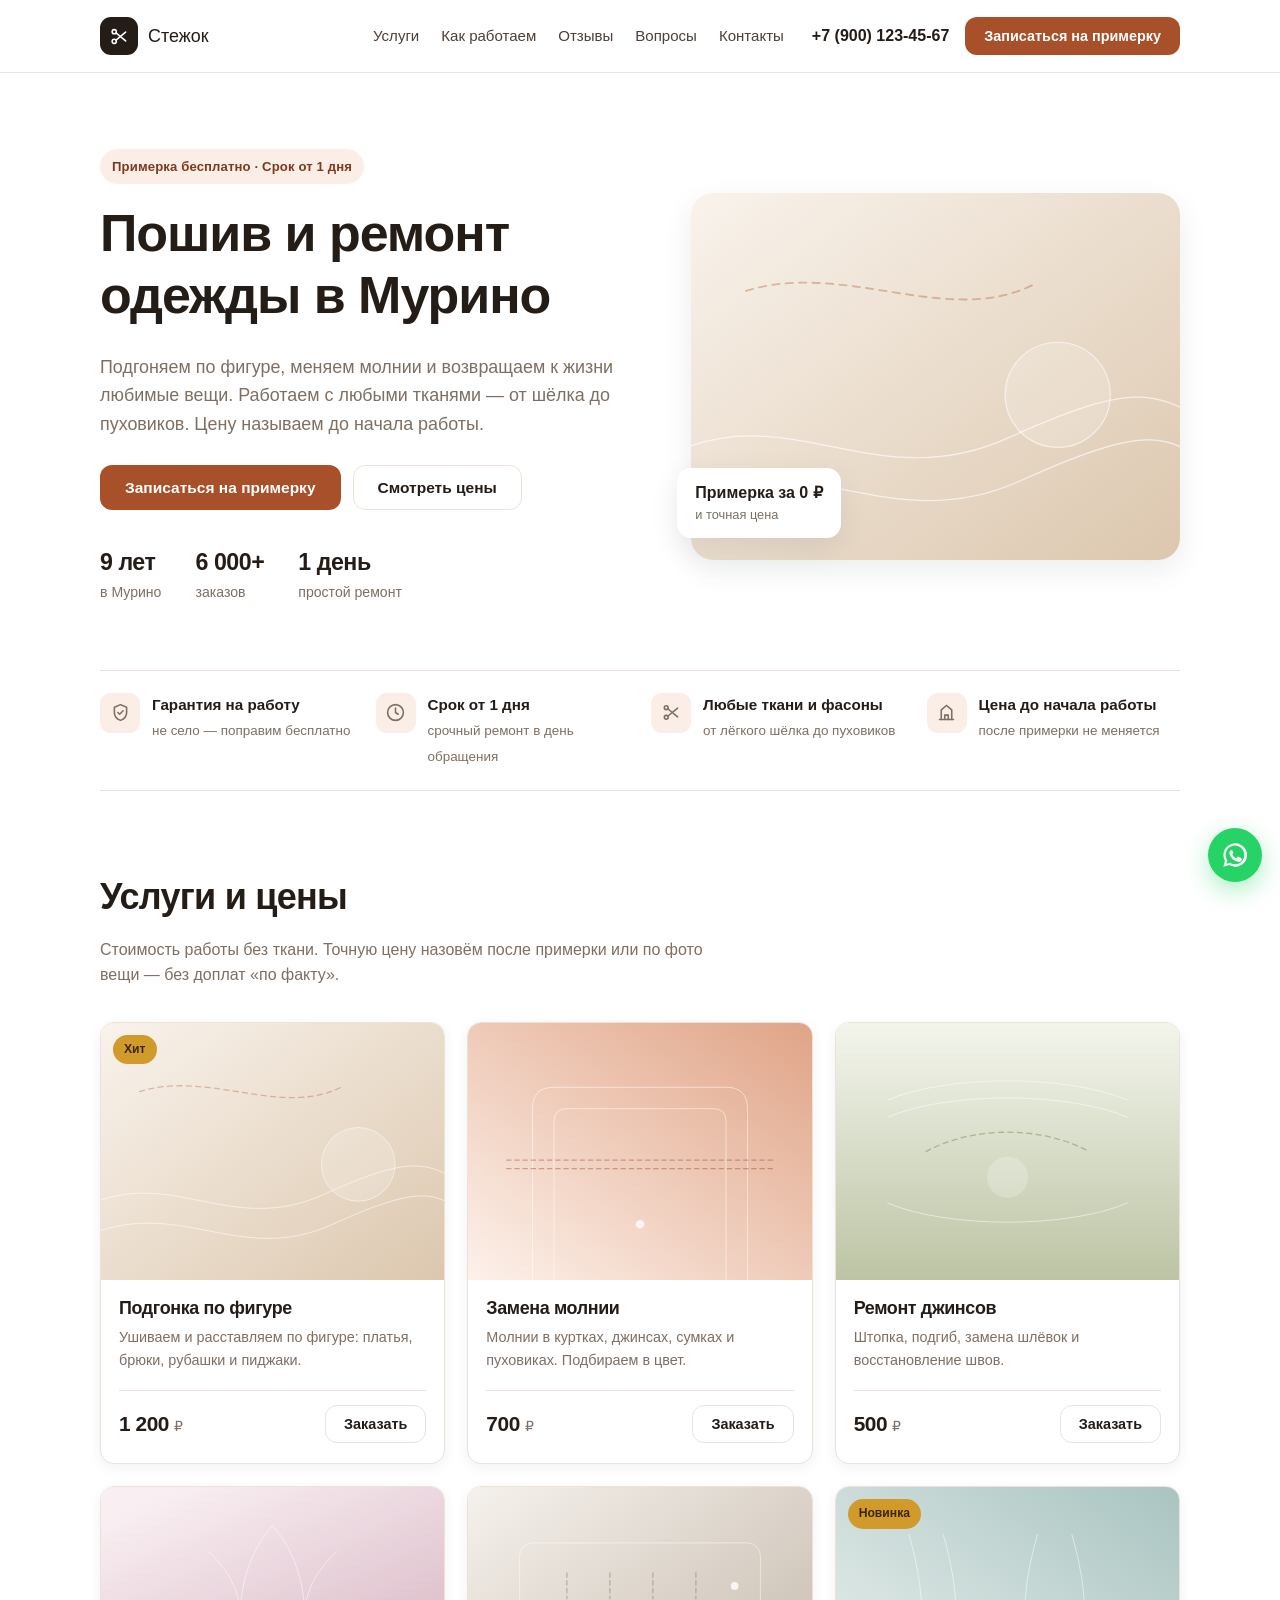
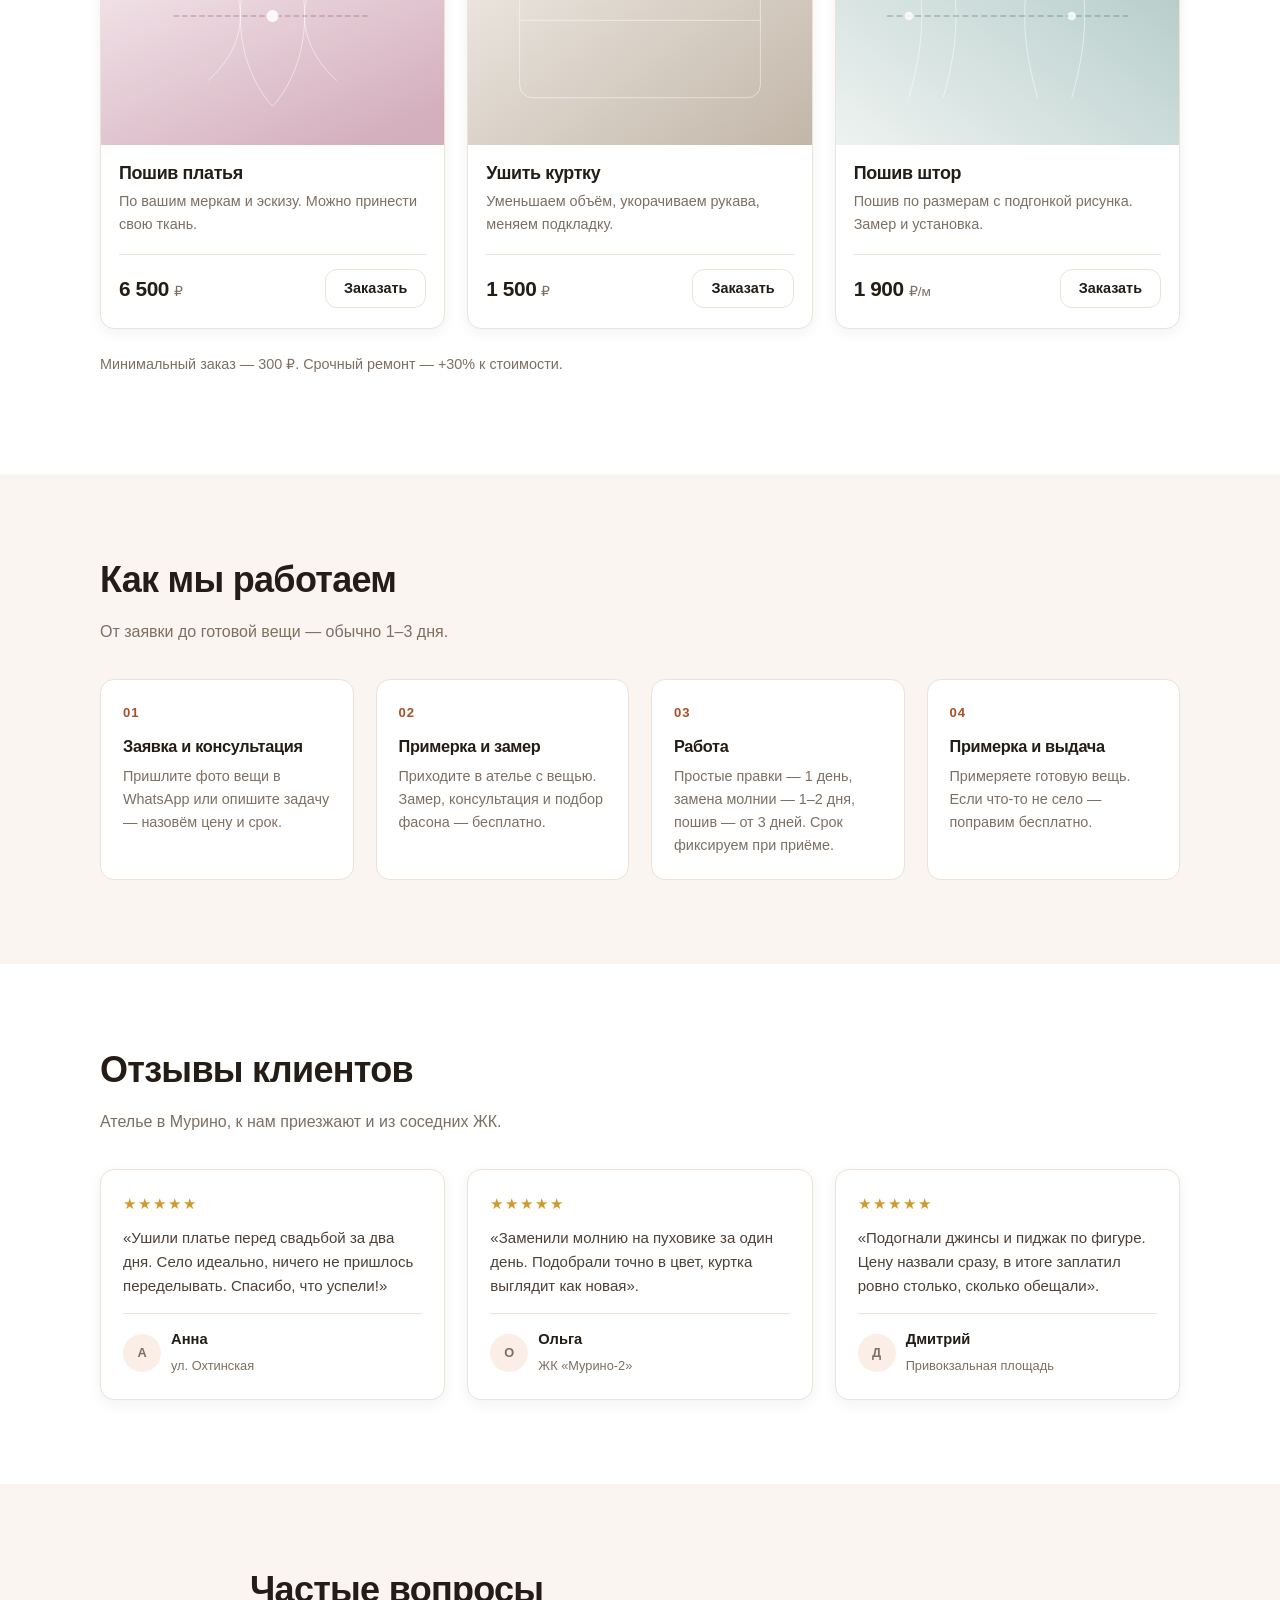
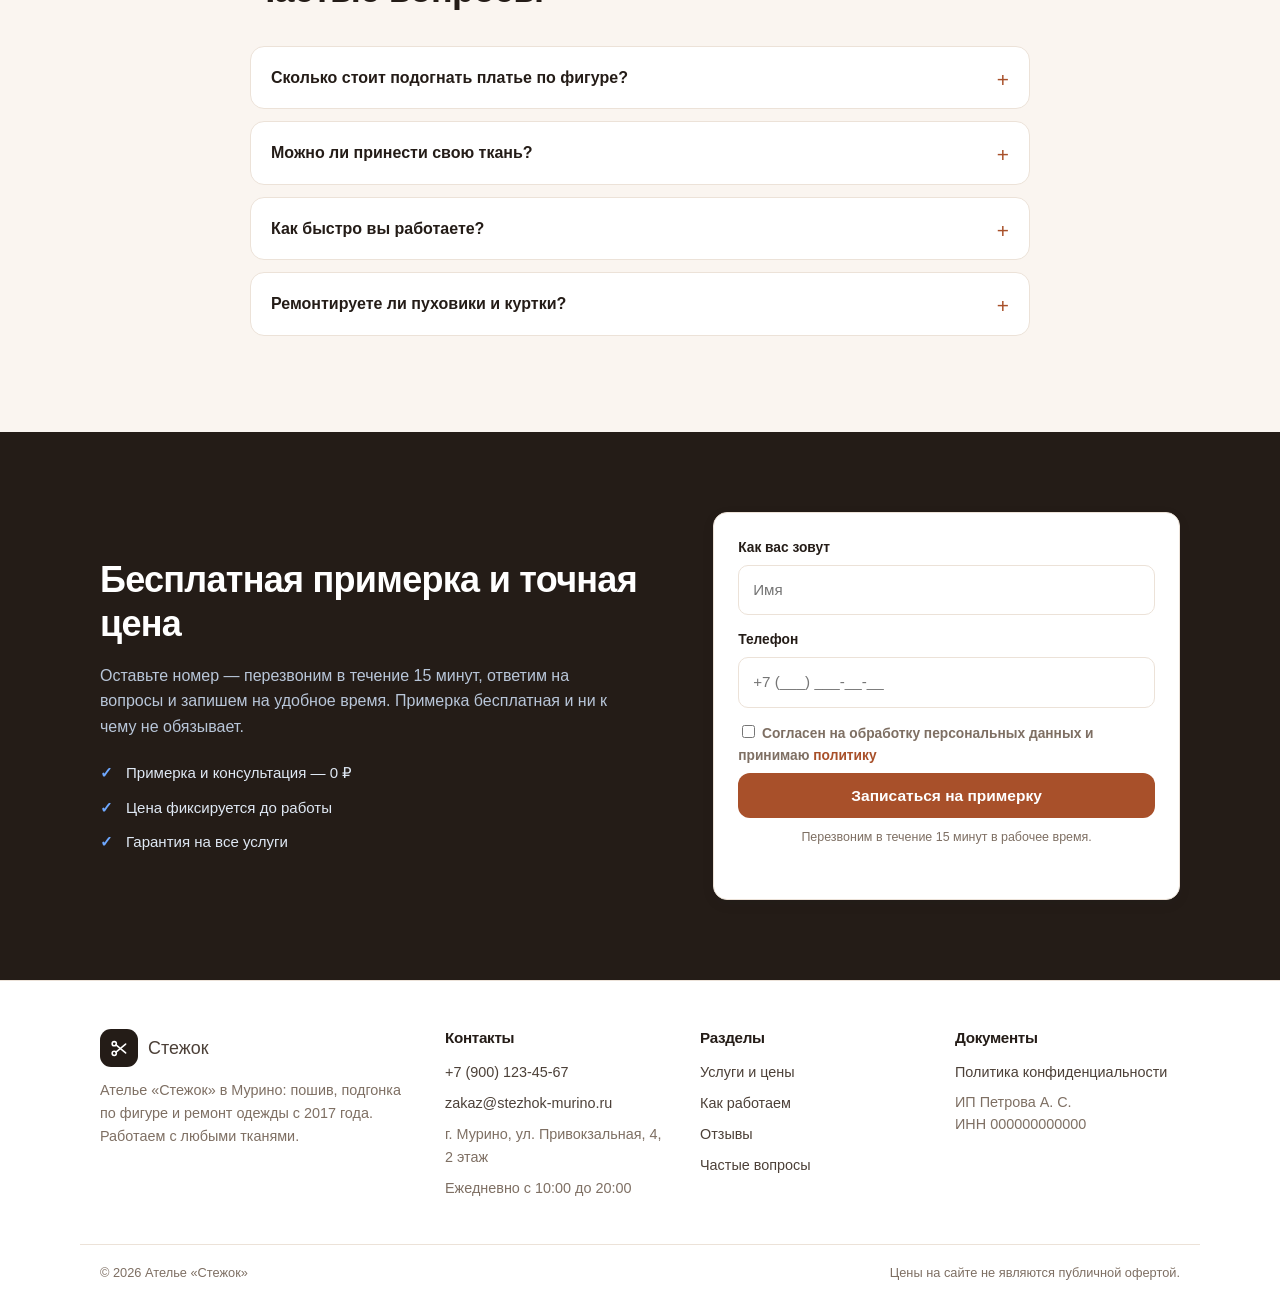
<file: index.html>
<!doctype html>
<html lang="ru">
<head>
  <meta charset="utf-8">
  <meta name="viewport" content="width=device-width, initial-scale=1">
  <title>Ателье в Мурино — пошив и ремонт одежды, подгонка по фигуре | Стежок</title>
  <meta name="description" content="Ателье «Стежок» в Мурино: подгонка одежды по фигуре, замена молний, ремонт джинсов и курток, пошив платьев и штор. Примерка бесплатно, срок от 1 дня.">
  <meta name="theme-color" content="#241c17">
  <link rel="canonical" href="https://stezhok-murino.ru/">

  <meta property="og:type" content="website">
  <meta property="og:locale" content="ru_RU">
  <meta property="og:site_name" content="Ателье «Стежок»">
  <meta property="og:title" content="Ателье в Мурино — пошив и ремонт одежды">
  <meta property="og:description" content="Подгонка по фигуре, замена молний, ремонт джинсов и курток. Примерка бесплатно, срок от 1 дня.">
  <meta property="og:url" content="https://stezhok-murino.ru/">
  <meta property="og:image" content="https://stezhok-murino.ru/assets/img/placeholder-1.svg">

  <link rel="icon" href="assets/img/favicon.svg" type="image/svg+xml">
  <link rel="stylesheet" href="assets/css/site.css">

  <script type="application/ld+json">
  {
    "@context": "https://schema.org",
    "@type": "ClothingStore",
    "name": "Ателье «Стежок»",
    "description": "Пошив, подгонка по фигуре и ремонт одежды в Мурино",
    "url": "https://stezhok-murino.ru/",
    "telephone": "+7-900-123-45-67",
    "priceRange": "от 300 ₽",
    "image": "https://stezhok-murino.ru/assets/img/placeholder-1.svg",
    "address": {
      "@type": "PostalAddress",
      "addressLocality": "Мурино",
      "addressRegion": "Ленинградская область",
      "streetAddress": "ул. Привокзальная, 4, 2 этаж",
      "addressCountry": "RU"
    },
    "openingHours": "Mo-Su 10:00-20:00",
    "areaServed": "Мурино и Всеволожский район"
  }
  </script>
</head>
<body id="top">
<a class="skip-link" href="#main">Перейти к содержанию</a>

<header class="header">
  <div class="wrap header__inner">
    <a class="logo" href="#top" aria-label="Ателье Стежок — на главную">
      <span class="logo__mark" aria-hidden="true">
        <svg viewBox="0 0 24 24" fill="none" stroke="currentColor" stroke-width="1.8" stroke-linecap="round"><circle cx="6" cy="6.5" r="2.4"/><circle cx="6" cy="17.5" r="2.4"/><path d="M8 7.8 19 17M8 16.2 19 7"/></svg>
      </span>
      <span class="logo__text">Стежок</span>
    </a>

    <nav class="nav" id="nav" aria-label="Основная навигация">
      <a href="#products">Услуги</a>
      <a href="#steps">Как работаем</a>
      <a href="#reviews">Отзывы</a>
      <a href="#faq">Вопросы</a>
      <a href="#contacts">Контакты</a>
    </nav>

    <div class="header__actions">
      <a class="header__phone" href="tel:+79001234567" data-site="phone" data-site-href="1">+7 (900) 123-45-67</a>
      <a class="btn btn--primary btn--sm" href="#zayavka">Записаться на примерку</a>
      <button class="burger" type="button" aria-label="Открыть меню" aria-expanded="false" aria-controls="nav" data-burger>
        <span></span><span></span><span></span>
      </button>
    </div>
  </div>
</header>

<main id="main">

  <section class="hero">
    <div class="wrap hero__inner">
      <div class="hero__content">
        <p class="badge badge--soft">Примерка бесплатно · Срок от 1 дня</p>
        <h1>Пошив и ремонт одежды в&nbsp;Мурино</h1>
        <p class="hero__lead">Подгоняем по фигуре, меняем молнии и возвращаем к жизни любимые вещи. Работаем с любыми тканями — от шёлка до пуховиков. Цену называем до начала работы.</p>
        <div class="hero__actions">
          <a class="btn btn--primary" href="#zayavka">Записаться на примерку</a>
          <a class="btn btn--ghost" href="#products">Смотреть цены</a>
        </div>
        <ul class="hero__stats">
          <li><strong>9 лет</strong><span>в Мурино</span></li>
          <li><strong>6 000+</strong><span>заказов</span></li>
          <li><strong>1 день</strong><span>простой ремонт</span></li>
        </ul>
      </div>

      <div class="hero__media">
        <img src="assets/img/placeholder-1.svg" alt="Ателье «Стежок» в Мурино — рабочее место портного" width="800" height="600" fetchpriority="high">
        <div class="hero__chip">
          <strong>Примерка за 0 ₽</strong>
          <span>и точная цена</span>
        </div>
      </div>
    </div>
  </section>

  <section class="features" aria-label="Почему нас выбирают">
    <div class="wrap">
      <ul class="features__list">
        <li>
          <span class="icon" aria-hidden="true"><svg viewBox="0 0 24 24" fill="none" stroke="currentColor" stroke-width="1.8" stroke-linecap="round" stroke-linejoin="round"><path d="M12 3l7 3v6c0 4.5-3 7.5-7 9-4-1.5-7-4.5-7-9V6l7-3z"/><path d="m9 12 2 2 4-4"/></svg></span>
          <div><strong>Гарантия на работу</strong><span>не село — поправим бесплатно</span></div>
        </li>
        <li>
          <span class="icon" aria-hidden="true"><svg viewBox="0 0 24 24" fill="none" stroke="currentColor" stroke-width="1.8" stroke-linecap="round"><circle cx="12" cy="12" r="9"/><path d="M12 7v5l3 2"/></svg></span>
          <div><strong>Срок от 1 дня</strong><span>срочный ремонт в день обращения</span></div>
        </li>
        <li>
          <span class="icon" aria-hidden="true"><svg viewBox="0 0 24 24" fill="none" stroke="currentColor" stroke-width="1.8" stroke-linecap="round"><circle cx="6" cy="6.5" r="2.2"/><circle cx="6" cy="17.5" r="2.2"/><path d="M8 8 19 17M8 16 19 7"/></svg></span>
          <div><strong>Любые ткани и фасоны</strong><span>от лёгкого шёлка до пуховиков</span></div>
        </li>
        <li>
          <span class="icon" aria-hidden="true"><svg viewBox="0 0 24 24" fill="none" stroke="currentColor" stroke-width="1.8" stroke-linecap="round"><path d="M4 20h16"/><path d="M6 20V9l6-5 6 5v11"/><path d="M10 20v-5h4v5"/></svg></span>
          <div><strong>Цена до начала работы</strong><span>после примерки не меняется</span></div>
        </li>
      </ul>
    </div>
  </section>

  <section class="section" id="products">
    <div class="wrap">
      <div class="section__head">
        <h2>Услуги и цены</h2>
        <p>Стоимость работы без ткани. Точную цену назовём после примерки или по фото вещи — без доплат «по факту».</p>
      </div>

      <div class="grid grid--3" id="products-grid" aria-live="polite">
        <noscript>
          <p class="notice">Для показа цен включите JavaScript. Или позвоните нам: <a href="tel:+79001234567">+7 (900) 123-45-67</a>.</p>
        </noscript>
      </div>

      <p class="section__note">Минимальный заказ — 300 ₽. Срочный ремонт — +30% к стоимости.</p>
    </div>
  </section>

  <section class="section section--soft" id="steps">
    <div class="wrap">
      <div class="section__head">
        <h2>Как мы работаем</h2>
        <p>От заявки до готовой вещи — обычно 1–3 дня.</p>
      </div>

      <ol class="steps">
        <li>
          <span class="steps__num">01</span>
          <h3>Заявка и консультация</h3>
          <p>Пришлите фото вещи в WhatsApp или опишите задачу — назовём цену и срок.</p>
        </li>
        <li>
          <span class="steps__num">02</span>
          <h3>Примерка и замер</h3>
          <p>Приходите в ателье с вещью. Замер, консультация и подбор фасона — бесплатно.</p>
        </li>
        <li>
          <span class="steps__num">03</span>
          <h3>Работа</h3>
          <p>Простые правки — 1 день, замена молнии — 1–2 дня, пошив — от 3 дней. Срок фиксируем при приёме.</p>
        </li>
        <li>
          <span class="steps__num">04</span>
          <h3>Примерка и выдача</h3>
          <p>Примеряете готовую вещь. Если что-то не село — поправим бесплатно.</p>
        </li>
      </ol>
    </div>
  </section>

  <section class="section" id="reviews">
    <div class="wrap">
      <div class="section__head">
        <h2>Отзывы клиентов</h2>
        <p>Ателье в Мурино, к нам приезжают и из соседних ЖК.</p>
      </div>

      <div class="grid grid--3">
        <article class="card review">
          <div class="review__stars" aria-label="Оценка 5 из 5">★★★★★</div>
          <p>«Ушили платье перед свадьбой за два дня. Село идеально, ничего не пришлось переделывать. Спасибо, что успели!»</p>
          <footer><span class="avatar">А</span><div><strong>Анна</strong><span>ул. Охтинская</span></div></footer>
        </article>
        <article class="card review">
          <div class="review__stars" aria-label="Оценка 5 из 5">★★★★★</div>
          <p>«Заменили молнию на пуховике за один день. Подобрали точно в цвет, куртка выглядит как новая».</p>
          <footer><span class="avatar">О</span><div><strong>Ольга</strong><span>ЖК «Мурино-2»</span></div></footer>
        </article>
        <article class="card review">
          <div class="review__stars" aria-label="Оценка 5 из 5">★★★★★</div>
          <p>«Подогнали джинсы и пиджак по фигуре. Цену назвали сразу, в итоге заплатил ровно столько, сколько обещали».</p>
          <footer><span class="avatar">Д</span><div><strong>Дмитрий</strong><span>Привокзальная площадь</span></div></footer>
        </article>
      </div>
    </div>
  </section>

  <section class="section section--soft" id="faq">
    <div class="wrap wrap--narrow">
      <div class="section__head">
        <h2>Частые вопросы</h2>
      </div>

      <div class="faq">
        <details>
          <summary>Сколько стоит подогнать платье по фигуре?</summary>
          <p>От 1 200 ₽ — зависит от количества правок и ткани. Если нужно ушить по швам и подогнать по талии, скажем точную цену на примерке.</p>
        </details>
        <details>
          <summary>Можно ли принести свою ткань?</summary>
          <p>Да. Поможем рассчитать расход и подскажем, что докупить — фурнитуру, подкладку или нитки. Ткань можно принести и на примерку.</p>
        </details>
        <details>
          <summary>Как быстро вы работаете?</summary>
          <p>Простые правки — 1 день, замена молнии — 1–2 дня, пошив — от 3 дней. Если нужно срочно, берём с доплатой 30%.</p>
        </details>
        <details>
          <summary>Ремонтируете ли пуховики и куртки?</summary>
          <p>Да: меняем молнии и подкладку, ушиваем объём, укорачиваем рукава, восстанавливаем швы и утепляем. Работаем с пухом и синтепоном.</p>
        </details>
      </div>
    </div>
  </section>

  <section class="cta" id="zayavka">
    <div class="wrap cta__inner">
      <div class="cta__text">
        <h2>Бесплатная примерка и точная цена</h2>
        <p>Оставьте номер — перезвоним в течение 15 минут, ответим на вопросы и запишем на удобное время. Примерка бесплатная и ни к чему не обязывает.</p>
        <ul class="cta__points">
          <li>Примерка и консультация — 0 ₽</li>
          <li>Цена фиксируется до работы</li>
          <li>Гарантия на все услуги</li>
        </ul>
      </div>

      <form class="form card" action="send.php" method="post" novalidate data-lead-form>
        <input type="hidden" name="product" value="">
        <div class="hp" aria-hidden="true">
          <label>Не заполняйте это поле<input type="text" name="company" tabindex="-1" autocomplete="off"></label>
        </div>
        <div class="form__row">
          <label for="name">Как вас зовут</label>
          <input id="name" name="name" type="text" autocomplete="name" placeholder="Имя" required>
        </div>
        <div class="form__row">
          <label for="phone">Телефон</label>
          <input id="phone" name="phone" type="tel" autocomplete="tel" inputmode="tel" placeholder="+7 (___) ___-__-__" required>
        </div>
        <label class="checkbox">
          <input type="checkbox" name="consent" value="1" required>
          <span>Согласен на обработку персональных данных и принимаю <a href="privacy.html" target="_blank" rel="noopener">политику</a></span>
        </label>
        <button class="btn btn--primary btn--block" type="submit">Записаться на примерку</button>
        <p class="form__hint">Перезвоним в течение 15 минут в рабочее время.</p>
        <p class="form__status" role="status" aria-live="polite" data-form-status></p>
      </form>
    </div>
  </section>

</main>

<footer class="footer" id="contacts">
  <div class="wrap footer__inner">
    <div class="footer__col">
      <a class="logo logo--footer" href="#top">
        <span class="logo__mark" aria-hidden="true">
          <svg viewBox="0 0 24 24" fill="none" stroke="currentColor" stroke-width="1.8" stroke-linecap="round"><circle cx="6" cy="6.5" r="2.4"/><circle cx="6" cy="17.5" r="2.4"/><path d="M8 7.8 19 17M8 16.2 19 7"/></svg>
        </span>
        <span class="logo__text">Стежок</span>
      </a>
      <p class="footer__about">Ателье «Стежок» в Мурино: пошив, подгонка по фигуре и ремонт одежды с 2017 года. Работаем с любыми тканями.</p>
    </div>

    <div class="footer__col">
      <h3>Контакты</h3>
      <p><a href="tel:+79001234567" data-site="phone" data-site-href="1">+7 (900) 123-45-67</a></p>
      <p><a href="mailto:zakaz@stezhok-murino.ru" data-site="email" data-site-href="1">zakaz@stezhok-murino.ru</a></p>
      <p data-site="address">г. Мурино, ул. Привокзальная, 4, 2 этаж</p>
      <p data-site="hours">Ежедневно с 10:00 до 20:00</p>
    </div>

    <div class="footer__col">
      <h3>Разделы</h3>
      <p><a href="#products">Услуги и цены</a></p>
      <p><a href="#steps">Как работаем</a></p>
      <p><a href="#reviews">Отзывы</a></p>
      <p><a href="#faq">Частые вопросы</a></p>
    </div>

    <div class="footer__col">
      <h3>Документы</h3>
      <p><a href="privacy.html">Политика конфиденциальности</a></p>
      <p class="footer__legal">ИП Петрова А. С.<br>ИНН 000000000000</p>
    </div>
  </div>
  <div class="wrap footer__bottom">
    <span>© <span data-year>2026</span> Ателье «Стежок»</span>
    <span>Цены на сайте не являются публичной офертой.</span>
  </div>
</footer>

<a class="fab" href="https://wa.me/79001234567?text=Здравствуйте!%20Хочу%20узнать%20про%20пошив%20или%20ремонт%20одежды" data-site="whatsapp" data-site-href="1" target="_blank" rel="noopener" aria-label="Написать в WhatsApp">
  <svg viewBox="0 0 24 24" fill="currentColor" aria-hidden="true"><path d="M12 2a10 10 0 0 0-8.6 15L2 22l5.2-1.4A10 10 0 1 0 12 2zm0 18a8 8 0 0 1-4.1-1.1l-.3-.2-3 .8.8-2.9-.2-.3A8 8 0 1 1 12 20zm4.5-5.8c-.2-.1-1.4-.7-1.6-.8-.2-.1-.4-.1-.6.1l-.8 1c-.1.2-.3.2-.5.1a6.6 6.6 0 0 1-3.3-2.9c-.1-.2 0-.4.1-.5l.7-.8c.1-.2.1-.3 0-.5l-.7-1.6c-.1-.3-.3-.3-.5-.3h-.5c-.2 0-.5.1-.7.3-.2.3-.9.9-.9 2.2 0 1.3 1 2.6 1.1 2.7.1.2 1.8 2.9 4.5 3.9 2.2.9 2.7.7 3.2.7.5 0 1.5-.6 1.7-1.2.2-.6.2-1.1.2-1.2 0-.1-.2-.2-.4-.3z"/></svg>
</a>

<script src="assets/js/site.js" defer></script>
</body>
</html>
</file>
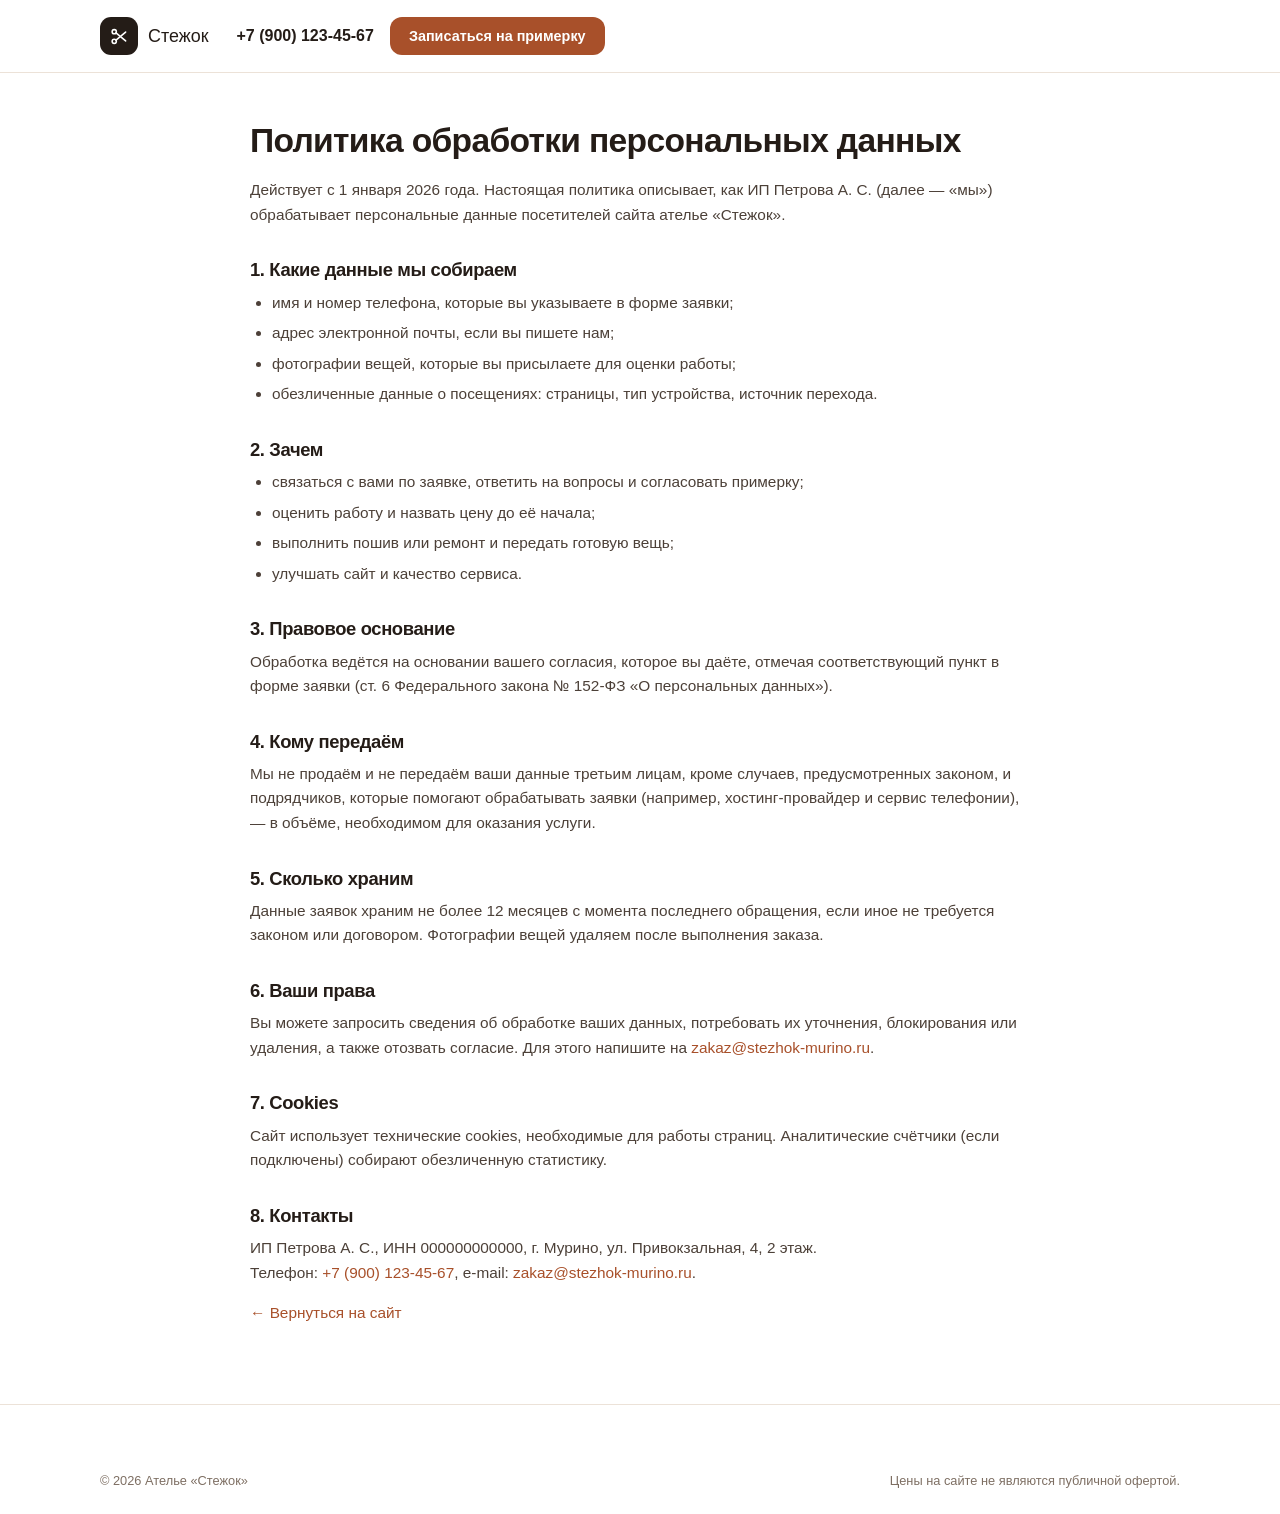
<file: privacy.html>
<!doctype html>
<html lang="ru">
<head>
  <meta charset="utf-8">
  <meta name="viewport" content="width=device-width, initial-scale=1">
  <title>Политика конфиденциальности — Ателье «Стежок»</title>
  <meta name="description" content="Политика обработки персональных данных сайта ателье «Стежок» в Мурино.">
  <meta name="robots" content="noindex, follow">
  <link rel="icon" href="assets/img/favicon.svg" type="image/svg+xml">
  <link rel="stylesheet" href="assets/css/site.css">
  <style>
    .legal { padding: 48px 0 64px; }
    .legal h1 { font-size: clamp(1.6rem, 3vw, 2.1rem); }
    .legal h2 { font-size: 1.15rem; margin-top: 32px; }
    .legal p, .legal li { color: var(--ink-soft); font-size: .96rem; }
    .legal ul { list-style: disc; padding-left: 22px; margin-bottom: 16px; }
    .legal ul li { margin-bottom: 6px; }
  </style>
</head>
<body>
<header class="header">
  <div class="wrap header__inner">
    <a class="logo" href="index.html">
      <span class="logo__mark" aria-hidden="true">
        <svg viewBox="0 0 24 24" fill="none" stroke="currentColor" stroke-width="1.8" stroke-linecap="round"><circle cx="6" cy="6.5" r="2.4"/><circle cx="6" cy="17.5" r="2.4"/><path d="M8 7.8 19 17M8 16.2 19 7"/></svg>
      </span>
      <span class="logo__text">Стежок</span>
    </a>
    <div class="header__actions">
      <a class="header__phone" href="tel:+79001234567">+7 (900) 123-45-67</a>
      <a class="btn btn--primary btn--sm" href="index.html#zayavka">Записаться на примерку</a>
    </div>
  </div>
</header>

<main class="legal">
  <div class="wrap wrap--narrow">
    <h1>Политика обработки персональных данных</h1>
    <p>Действует с 1 января 2026 года. Настоящая политика описывает, как ИП Петрова А. С. (далее — «мы») обрабатывает персональные данные посетителей сайта ателье «Стежок».</p>

    <h2>1. Какие данные мы собираем</h2>
    <ul>
      <li>имя и номер телефона, которые вы указываете в форме заявки;</li>
      <li>адрес электронной почты, если вы пишете нам;</li>
      <li>фотографии вещей, которые вы присылаете для оценки работы;</li>
      <li>обезличенные данные о посещениях: страницы, тип устройства, источник перехода.</li>
    </ul>

    <h2>2. Зачем</h2>
    <ul>
      <li>связаться с вами по заявке, ответить на вопросы и согласовать примерку;</li>
      <li>оценить работу и назвать цену до её начала;</li>
      <li>выполнить пошив или ремонт и передать готовую вещь;</li>
      <li>улучшать сайт и качество сервиса.</li>
    </ul>

    <h2>3. Правовое основание</h2>
    <p>Обработка ведётся на основании вашего согласия, которое вы даёте, отмечая соответствующий пункт в форме заявки (ст. 6 Федерального закона № 152-ФЗ «О персональных данных»).</p>

    <h2>4. Кому передаём</h2>
    <p>Мы не продаём и не передаём ваши данные третьим лицам, кроме случаев, предусмотренных законом, и подрядчиков, которые помогают обрабатывать заявки (например, хостинг-провайдер и сервис телефонии), — в объёме, необходимом для оказания услуги.</p>

    <h2>5. Сколько храним</h2>
    <p>Данные заявок храним не более 12 месяцев с момента последнего обращения, если иное не требуется законом или договором. Фотографии вещей удаляем после выполнения заказа.</p>

    <h2>6. Ваши права</h2>
    <p>Вы можете запросить сведения об обработке ваших данных, потребовать их уточнения, блокирования или удаления, а также отозвать согласие. Для этого напишите на <a href="mailto:zakaz@stezhok-murino.ru">zakaz@stezhok-murino.ru</a>.</p>

    <h2>7. Cookies</h2>
    <p>Сайт использует технические cookies, необходимые для работы страниц. Аналитические счётчики (если подключены) собирают обезличенную статистику.</p>

    <h2>8. Контакты</h2>
    <p>ИП Петрова А. С., ИНН 000000000000, г. Мурино, ул. Привокзальная, 4, 2 этаж.<br>
    Телефон: <a href="tel:+79001234567">+7 (900) 123-45-67</a>, e-mail: <a href="mailto:zakaz@stezhok-murino.ru">zakaz@stezhok-murino.ru</a>.</p>

    <p><a href="index.html">← Вернуться на сайт</a></p>
  </div>
</main>

<footer class="footer">
  <div class="wrap footer__bottom" style="margin-top:0;border-top:0">
    <span>© <span data-year>2026</span> Ателье «Стежок»</span>
    <span>Цены на сайте не являются публичной офертой.</span>
  </div>
</footer>
</body>
</html>
</file>
<file: assets/css/site.css>
/* ============================================================
   catalog-basic — базовый шаблон сайта малого бизнеса
   Один файл, без сборки. Тема меняется в :root.
   ============================================================ */

:root {
  --ink: #241c17;
  --ink-soft: #4c4038;
  --muted: #7e6f63;
  --line: #ece2d8;
  --bg: #ffffff;
  --soft: #faf5f0;
  --brand: #a8502a;
  --brand-dark: #7f3a1d;
  --brand-soft: #fbeee7;
  --accent: #d19b2c;
  --danger: #c0392b;
  --radius: 14px;
  --radius-lg: 22px;
  --shadow: 0 10px 30px rgba(15, 26, 43, .08);
  --shadow-sm: 0 4px 14px rgba(15, 26, 43, .06);
  --wrap: 1120px;
  --font: -apple-system, BlinkMacSystemFont, "Segoe UI", Roboto, "Helvetica Neue", Arial, sans-serif;
}

*, *::before, *::after { box-sizing: border-box; }

html { scroll-behavior: smooth; }

body {
  margin: 0;
  font-family: var(--font);
  color: var(--ink);
  background: var(--bg);
  line-height: 1.6;
  -webkit-font-smoothing: antialiased;
}

img { max-width: 100%; display: block; }
a { color: var(--brand); text-decoration: none; }
a:hover { text-decoration: underline; }

h1, h2, h3 { line-height: 1.2; margin: 0 0 .5em; letter-spacing: -.02em; }
h1 { font-size: clamp(2rem, 4.6vw, 3.25rem); }
h2 { font-size: clamp(1.55rem, 3vw, 2.25rem); }
h3 { font-size: 1.12rem; }
p { margin: 0 0 1em; }
ul, ol { margin: 0; padding: 0; list-style: none; }

.wrap { width: 100%; max-width: var(--wrap); margin: 0 auto; padding: 0 20px; }
.wrap--narrow { max-width: 820px; }

.skip-link {
  position: absolute; left: -999px; top: 8px; z-index: 100;
  background: var(--ink); color: #fff; padding: 10px 16px; border-radius: 8px;
}
.skip-link:focus { left: 16px; }

/* ---------- Кнопки и бейджи ---------- */
.btn {
  display: inline-flex; align-items: center; justify-content: center; gap: 8px;
  padding: 14px 24px; border: 1px solid transparent; border-radius: 12px;
  font: inherit; font-size: .97rem; font-weight: 600; line-height: 1;
  cursor: pointer; text-align: center; text-decoration: none;
  transition: background .15s ease, color .15s ease, border-color .15s ease, transform .15s ease;
}
.btn:hover { text-decoration: none; transform: translateY(-1px); }
.btn:active { transform: translateY(0); }
.btn--primary { background: var(--brand); color: #fff; }
.btn--primary:hover { background: var(--brand-dark); }
.btn--ghost { background: #fff; color: var(--ink); border-color: var(--line); }
.btn--ghost:hover { border-color: #b9c8de; }
.btn--sm { padding: 11px 18px; font-size: .9rem; }
.btn--block { width: 100%; }

.badge {
  display: inline-block; padding: 7px 12px; border-radius: 999px;
  font-size: .82rem; font-weight: 600; letter-spacing: .01em;
}
.badge--soft { background: var(--brand-soft); color: var(--brand-dark); margin-bottom: 18px; }

/* ---------- Хедер ---------- */
.header {
  position: sticky; top: 0; z-index: 40;
  background: rgba(255, 255, 255, .94); backdrop-filter: blur(10px);
  border-bottom: 1px solid var(--line);
}
.header__inner { display: flex; align-items: center; gap: 28px; min-height: 72px; }

.logo { display: inline-flex; align-items: center; gap: 10px; color: var(--ink); font-size: 1.12rem; }
.logo:hover { text-decoration: none; }
.logo__mark {
  width: 38px; height: 38px; flex: none; display: grid; place-items: center;
  background: var(--ink); color: #fff; border-radius: 11px;
}
.logo__mark svg { width: 21px; height: 21px; }
.logo__text strong { color: var(--brand); }

.nav { display: flex; gap: 22px; margin-left: auto; }
.nav a { color: var(--ink-soft); font-size: .94rem; font-weight: 500; }
.nav a:hover { color: var(--brand); text-decoration: none; }

.header__actions { display: flex; align-items: center; gap: 16px; }
.header__phone { font-weight: 600; color: var(--ink); white-space: nowrap; }
.header__phone:hover { color: var(--brand); text-decoration: none; }

.burger {
  display: none; width: 42px; height: 42px; padding: 10px;
  background: #fff; border: 1px solid var(--line); border-radius: 10px; cursor: pointer;
}
.burger span { display: block; height: 2px; background: var(--ink); margin: 5px 0; border-radius: 2px; }

/* ---------- Hero ---------- */
.hero { padding: clamp(36px, 6vw, 76px) 0 clamp(28px, 4vw, 48px); }
.hero__inner { display: grid; grid-template-columns: 1.05fr .95fr; gap: clamp(28px, 4vw, 60px); align-items: center; }
.hero__inner > * { min-width: 0; }
.hero__lead { font-size: 1.12rem; color: var(--muted); max-width: 34em; margin-bottom: 26px; }
.hero__actions { display: flex; flex-wrap: wrap; gap: 12px; margin-bottom: 34px; }
.hero__stats { display: flex; flex-wrap: wrap; gap: 34px; }
.hero__stats li { display: flex; flex-direction: column; }
.hero__stats strong { font-size: 1.45rem; letter-spacing: -.02em; }
.hero__stats span { color: var(--muted); font-size: .88rem; }

.hero__media { position: relative; }
.hero__media img { width: 100%; height: auto; border-radius: var(--radius-lg); box-shadow: var(--shadow); }
.hero__chip {
  position: absolute; left: -14px; bottom: 22px;
  display: flex; flex-direction: column; padding: 12px 18px;
  background: #fff; border-radius: 14px; box-shadow: var(--shadow);
}
.hero__chip strong { font-size: 1rem; }
.hero__chip span { font-size: .8rem; color: var(--muted); }

/* ---------- Преимущества ---------- */
.features { padding: 18px 0 0; }
.features__list {
  display: grid; grid-template-columns: repeat(4, 1fr); gap: 22px;
  padding: 22px 0; border-top: 1px solid var(--line); border-bottom: 1px solid var(--line);
}
.features__list li { display: flex; gap: 12px; align-items: flex-start; }
.features__list strong { display: block; font-size: .95rem; }
.features__list span { font-size: .84rem; color: var(--muted); line-height: 1.4; }
.icon {
  width: 40px; height: 40px; flex: none; display: grid; place-items: center;
  background: var(--brand-soft); color: var(--brand); border-radius: 11px;
}
.icon svg { width: 21px; height: 21px; }

/* ---------- Секции ---------- */
.section { padding: clamp(48px, 7vw, 84px) 0; }
.section--soft { background: var(--soft); }
.section__head { max-width: 640px; margin-bottom: 34px; }
.section__head p { color: var(--muted); margin: 0; }
.section__note { margin-top: 24px; color: var(--muted); font-size: .9rem; }

.grid { display: grid; gap: 22px; }
.grid > * { min-width: 0; }
.grid--3 { grid-template-columns: repeat(3, 1fr); }

.card {
  background: #fff; border: 1px solid var(--line);
  border-radius: var(--radius); box-shadow: var(--shadow-sm);
}

/* ---------- Товары / услуги ---------- */
.product { display: flex; flex-direction: column; overflow: hidden; }
.product__media { position: relative; aspect-ratio: 4 / 3; background: var(--soft); }
.product__media img { width: 100%; height: 100%; object-fit: cover; }
.product__badge {
  position: absolute; top: 12px; left: 12px;
  background: var(--accent); color: #3b2600;
  padding: 5px 11px; border-radius: 999px; font-size: .76rem; font-weight: 700;
}
.product__body { display: flex; flex-direction: column; flex: 1; padding: 18px 18px 20px; }
.product__body h3 { margin-bottom: 6px; }
.product__desc { color: var(--muted); font-size: .9rem; margin-bottom: 18px; }
.product__foot {
  display: flex; align-items: center; justify-content: space-between; gap: 12px;
  margin-top: auto; padding-top: 14px; border-top: 1px solid var(--line);
}
.product__price { display: flex; align-items: baseline; gap: 5px; }
.product__price strong { font-size: 1.3rem; letter-spacing: -.02em; }
.product__price span { color: var(--muted); font-size: .85rem; }

.notice { padding: 18px; background: var(--soft); border-radius: var(--radius); color: var(--muted); }

/* ---------- Шаги ---------- */
.steps { display: grid; grid-template-columns: repeat(4, 1fr); gap: 22px; counter-reset: step; }
.steps li { background: #fff; border: 1px solid var(--line); border-radius: var(--radius); padding: 22px; }
.steps__num { display: block; font-size: .82rem; font-weight: 700; color: var(--brand); letter-spacing: .08em; margin-bottom: 14px; }
.steps h3 { font-size: 1.02rem; }
.steps p { color: var(--muted); font-size: .9rem; margin: 0; }

/* ---------- Отзывы ---------- */
.review { padding: 22px; display: flex; flex-direction: column; }
.review__stars { color: var(--accent); letter-spacing: 2px; margin-bottom: 10px; font-size: .95rem; }
.review p { font-size: .94rem; color: var(--ink-soft); flex: 1; }
.review footer { display: flex; align-items: center; gap: 10px; padding-top: 14px; border-top: 1px solid var(--line); }
.review footer strong { display: block; font-size: .92rem; }
.review footer span { font-size: .8rem; color: var(--muted); }
.avatar {
  width: 38px; height: 38px; flex: none; display: grid; place-items: center;
  background: var(--brand-soft); color: var(--brand-dark);
  border-radius: 50%; font-weight: 700;
}

/* ---------- FAQ ---------- */
.faq details { background: #fff; border: 1px solid var(--line); border-radius: var(--radius); padding: 18px 20px; margin-bottom: 12px; }
.faq summary { cursor: pointer; font-weight: 600; list-style: none; position: relative; padding-right: 30px; }
.faq summary::-webkit-details-marker { display: none; }
.faq summary::after {
  content: "+"; position: absolute; right: 0; top: -2px;
  font-size: 1.3rem; font-weight: 400; color: var(--brand); transition: transform .15s ease;
}
.faq details[open] summary::after { transform: rotate(45deg); }
.faq p { margin: 12px 0 0; color: var(--muted); font-size: .94rem; }

/* ---------- CTA + форма ---------- */
.cta { background: var(--ink); color: #fff; padding: clamp(48px, 7vw, 80px) 0; }
.cta__inner { display: grid; grid-template-columns: 1fr .85fr; gap: clamp(28px, 5vw, 64px); align-items: center; }
.cta h2 { color: #fff; }
.cta__text p { color: #b8c6d9; max-width: 32em; }
.cta__points { display: grid; gap: 10px; margin-top: 22px; }
.cta__points li { position: relative; padding-left: 26px; color: #dfe8f4; font-size: .94rem; }
.cta__points li::before {
  content: "✓"; position: absolute; left: 0; top: 0; color: #6ea8ff; font-weight: 700;
}

.form { padding: 24px; color: var(--ink); }
.form__row { margin-bottom: 14px; }
.form label { display: block; font-size: .86rem; font-weight: 600; margin-bottom: 6px; }
.form input[type="text"], .form input[type="tel"], .form input[type="email"], .form textarea, .form select {
  width: 100%; padding: 12px 14px; font: inherit; font-size: .95rem;
  border: 1px solid var(--line); border-radius: 10px; background: #fff; color: var(--ink);
}
.form input:focus, .form textarea:focus, .form select:focus {
  outline: 2px solid var(--brand); outline-offset: 1px; border-color: var(--brand);
}
.checkbox { display: flex; gap: 9px; align-items: flex-start; font-size: .8rem; color: var(--muted); font-weight: 400; margin: 4px 0 16px; }
.checkbox input { margin-top: 3px; flex: none; }
.form__hint { font-size: .78rem; color: var(--muted); text-align: center; margin: 10px 0 0; }
.form__status { font-size: .88rem; margin: 10px 0 0; min-height: 1.2em; }
.form__status--ok { color: #1e7a45; }
.form__status--err { color: var(--danger); }

/* Ловушка для спам-ботов: поле есть в разметке, но не видно человеку */
.hp { position: absolute; left: -9999px; width: 1px; height: 1px; overflow: hidden; }

/* ---------- Подвал ---------- */
.footer { background: #fff; border-top: 1px solid var(--line); padding: 48px 0 22px; }
.footer__inner { display: grid; grid-template-columns: 1.4fr 1fr 1fr 1fr; gap: 30px; }
.footer__col h3 { font-size: .95rem; margin-bottom: 14px; }
.footer__col p { margin: 0 0 8px; color: var(--muted); font-size: .9rem; }
.footer__col a { color: var(--ink-soft); }
.footer__about { max-width: 30em; }
.footer__legal { font-size: .82rem; line-height: 1.5; }
.footer__bottom {
  display: flex; justify-content: space-between; flex-wrap: wrap; gap: 10px;
  margin-top: 36px; padding-top: 18px; border-top: 1px solid var(--line);
  color: var(--muted); font-size: .8rem;
}
.logo--footer { margin-bottom: 12px; }

/* ---------- Плавающая кнопка WhatsApp ---------- */
.fab {
  position: fixed; right: 18px; bottom: 18px; z-index: 35;
  width: 54px; height: 54px; display: grid; place-items: center;
  background: #25d366; color: #fff; border-radius: 50%;
  box-shadow: 0 8px 24px rgba(37, 211, 102, .38);
  transition: transform .15s ease;
}
.fab:hover { transform: scale(1.06); }
.fab svg { width: 28px; height: 28px; }

/* ---------- Адаптив ---------- */
@media (max-width: 960px) {
  .hero__inner { grid-template-columns: 1fr; }
  .features__list { grid-template-columns: repeat(2, 1fr); }
  .grid--3 { grid-template-columns: repeat(2, 1fr); }
  .steps { grid-template-columns: repeat(2, 1fr); }
  .cta__inner { grid-template-columns: 1fr; }
  .footer__inner { grid-template-columns: 1fr 1fr; }
}

@media (max-width: 860px) {
  .nav {
    position: absolute; top: 72px; left: 0; right: 0;
    flex-direction: column; gap: 0; margin: 0; padding: 8px 20px 16px;
    background: #fff; border-bottom: 1px solid var(--line);
    display: none;
  }
  .nav.is-open { display: flex; }
  .nav a { padding: 11px 0; border-top: 1px solid var(--line); }
  .header__phone { display: none; }
  .header__actions { margin-left: auto; }
  .burger { display: block; }
  .header__actions .btn { display: none; }
}

@media (max-width: 620px) {
  .header__inner { min-height: 64px; }
  .nav { top: 64px; }
  .hero { padding-top: 26px; }
  .hero__stats { gap: 22px; }
  .grid--3, .steps, .features__list { grid-template-columns: 1fr; }
  .features__list { gap: 16px; }
  .hero__chip { left: 12px; bottom: 12px; }
  .footer__inner { grid-template-columns: 1fr; gap: 24px; }
  .form { padding: 18px; }
  .fab { width: 50px; height: 50px; }
}

@media (prefers-reduced-motion: reduce) {
  html { scroll-behavior: auto; }
  * { transition: none !important; }
}
</file>
